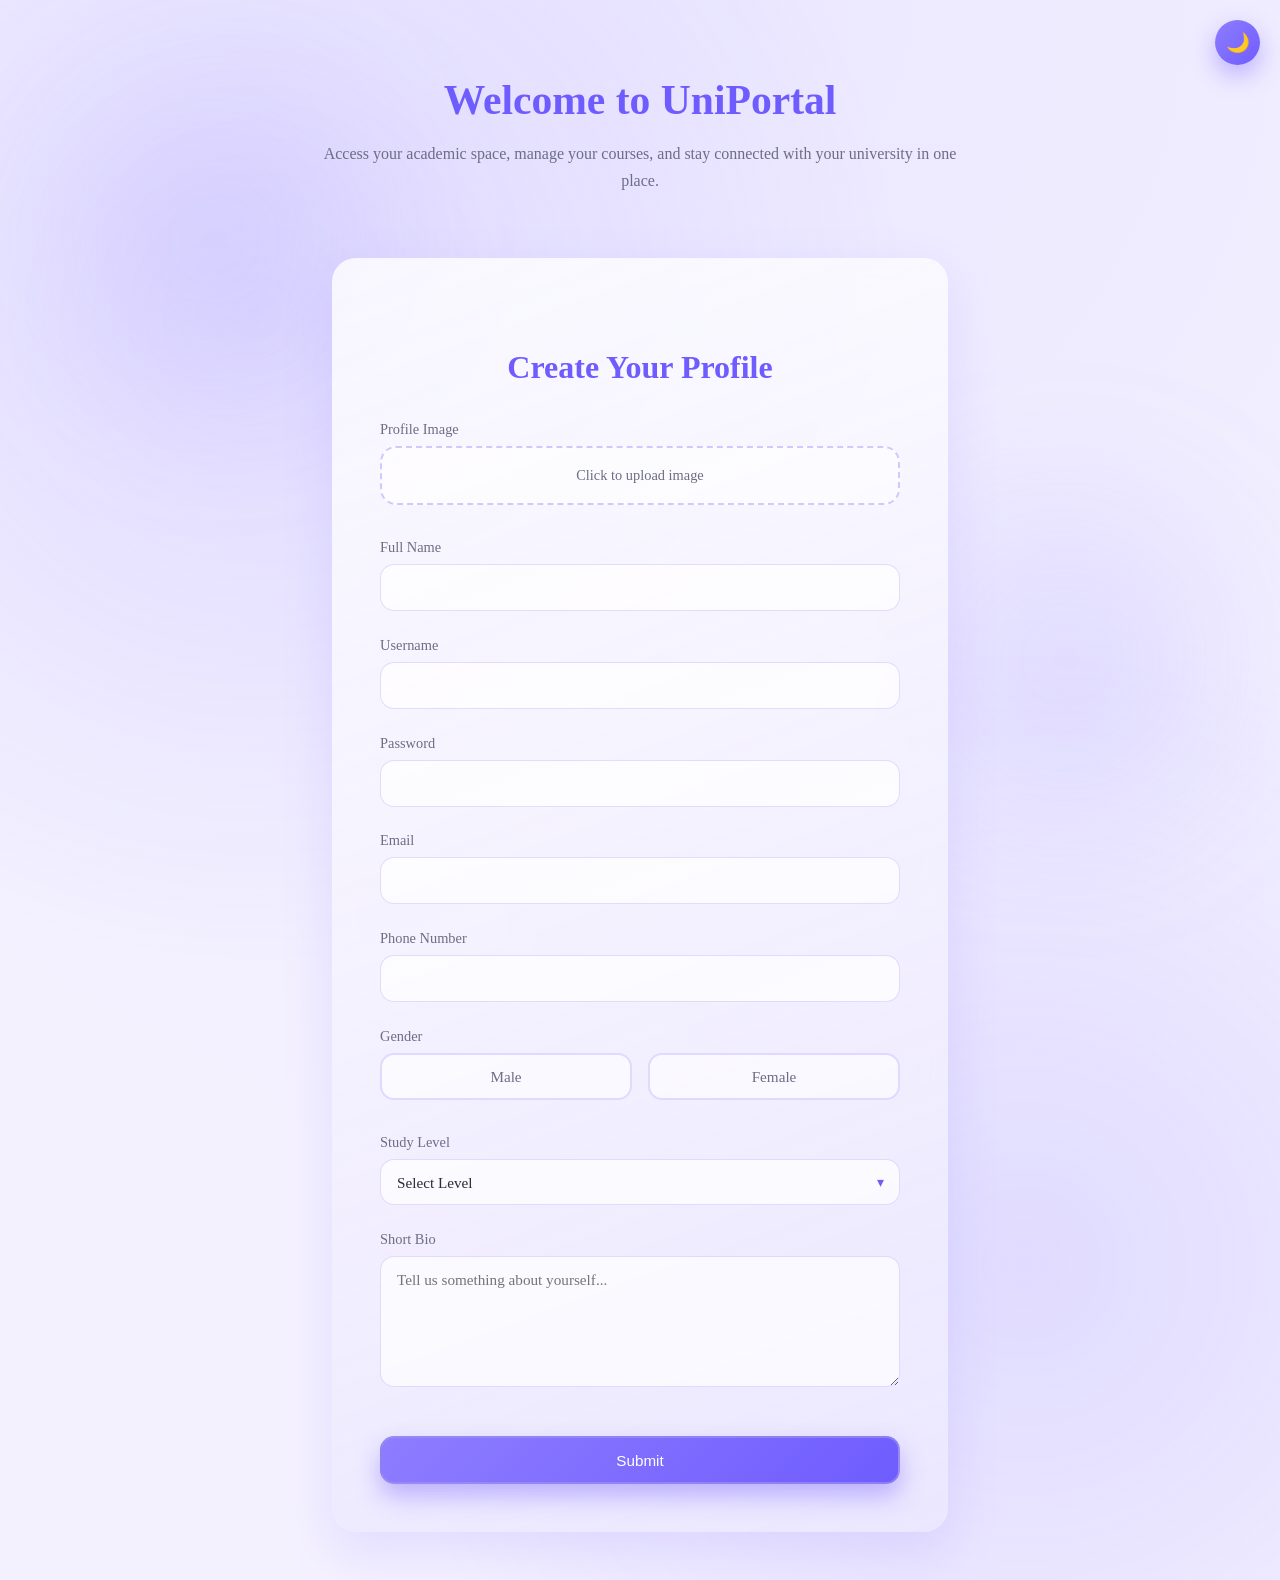
<file: index.html>
<!DOCTYPE html>
<html lang="en">
<head>
  <meta charset="UTF-8">
  <title>Forum</title>
  <meta name="viewport" content="width=device-width, initial-scale=1.0">
  <link rel="icon" type="image/png" href="profile.png">
  <link rel="stylesheet" href="style.css">
</head>
<body>
<button class="theme-toggle" onclick="toggleTheme()">🌙</button>
  <div class="auth-wrapper">
    <div class="auth-hero">
  <h1>Welcome to UniPortal</h1>
  <p>
    Access your academic space, manage your courses, 
    and stay connected with your university in one place.
  </p>
</div>
<div class="auth-card">

    

   <form id="mainForm" novalidate>
  <h2>Create Your Profile</h2>

  <div class="form-message" id="formMessage"></div>

  <!-- Image -->
  <div class="input-group">
  <label for="profileImage">Profile Image</label>

  <div class="image-upload">
    <input type="file" id="profileImage" accept="image/*" required hidden>
    <label for="profileImage" class="upload-box">
      <span id="uploadText">Click to upload image</span>
    </label>
  </div>
</div>

  <!-- Name -->
  <div class="input-group">
    <label for="fullname">Full Name</label>
    <input type="text" id="fullname" required>
  </div>

  <!-- Username -->
  <div class="input-group">
    <label for="username">Username</label>
    <input type="text" id="username" required>
  </div>

  <!-- Password -->
  <div class="input-group">
    <label for="password">Password</label>
    <input type="password" id="password" minlength="6" required>
  </div>

  <!-- Email -->
  <div class="input-group">
    <label for="email">Email</label>
    <input type="email" id="email" required>
  </div>

  <!-- Phone -->
  <div class="input-group">
    <label for="phone">Phone Number</label>
    <input type="tel" id="phone" required>
  </div>

  <!-- Radio -->
  <div class="input-group">
  <label>Gender</label>

  <div class="gender-options">
    <label class="gender-card">
      <input type="radio" name="gender" value="Male" required>
      <span>Male</span>
    </label>

    <label class="gender-card">
      <input type="radio" name="gender" value="Female">
      <span>Female</span>
    </label>
  </div>
</div>

  <!-- Select -->
  <div class="input-group">
  <label for="level">Study Level</label>
  <div class="select-wrapper">
    <select id="level" required>
      <option value="">Select Level</option>
      <option>License</option>
      <option>Master</option>
      <option>PhD</option>
    </select>
  </div>
</div>

  <!-- Extra Creative Input -->
  <div class="input-group">
    <label for="bio">Short Bio</label>
    <textarea id="bio" rows="3" placeholder="Tell us something about yourself..."></textarea>
  </div>

  <button type="submit" class="auth-btn">Submit</button>
</form>

    </div>
  </div>

<script>
  window.addEventListener("DOMContentLoaded", () => {
  const savedTheme = localStorage.getItem("theme");
  const button = document.querySelector(".theme-toggle");

  if (savedTheme === "dark") {
    document.body.classList.add("dark");
    button.textContent = "☀";
  } else {
    button.textContent = "🌙";
  }
});
const form = document.getElementById("mainForm");

/* ================= HELPERS ================= */

function showMessage(message, type) {
  const box = document.getElementById("formMessage");
  box.textContent = message;
  box.className = `form-message ${type}`;
  box.style.display = "block";
}

function hideMessage() {
  const box = document.getElementById("formMessage");
  box.textContent = "";
  box.style.display = "none";
  box.className = "form-message";
}

function clearInputErrors() {
  form.querySelectorAll("input, select, textarea").forEach(input => {
    input.classList.remove("input-error");
  });
}

function isValidEmail(email) {
  const emailRegex = /^[^\s@]+@[^\s@]+\.[^\s@]+$/;
  return emailRegex.test(email);
}

/* Hide message when typing again */
form.querySelectorAll("input, select, textarea").forEach(input => {
  input.addEventListener("input", () => {
    hideMessage();
  });
});

/* ================= FORM SUBMIT ================= */

form.addEventListener("submit", function(e) {
  e.preventDefault();

  clearInputErrors();
  hideMessage();

  const imageInput = document.getElementById("profileImage");
  const fullname = document.getElementById("fullname");
  const username = document.getElementById("username");
  const password = document.getElementById("password");
  const email = document.getElementById("email");
  const phone = document.getElementById("phone");
  const gender = document.querySelector('input[name="gender"]:checked');
  const level = document.getElementById("level");
  const bio = document.getElementById("bio");

  let hasError = false;

  /* IMAGE */
  if (!imageInput.files.length) {
    showMessage("Please upload a profile image.", "error");
    imageInput.classList.add("input-error");
    hasError = true;
  }

  /* TEXT FIELDS */
  if (!fullname.value.trim()) {
    fullname.classList.add("input-error");
    hasError = true;
  }

  if (!username.value.trim()) {
    username.classList.add("input-error");
    hasError = true;
  }

  if (!password.value.trim() || password.value.length < 6) {
    password.classList.add("input-error");
    hasError = true;
  }

  if (!email.value.trim() || !isValidEmail(email.value.trim())) {
    email.classList.add("input-error");
    hasError = true;
  }

  if (!phone.value.trim()) {
    phone.classList.add("input-error");
    hasError = true;
  }

  if (!gender) {
    showMessage("Please select your gender.", "error");
    hasError = true;
  }

  if (!level.value.trim()) {
    level.classList.add("input-error");
    hasError = true;
  }


  if (hasError) {
    showMessage("Please complete all required fields correctly.", "error");
    return;
  }

  /* ================= IF VALID ================= */

  const reader = new FileReader();

  reader.onload = function() {
    const data = {
      image: reader.result,
      fullname: fullname.value,
      username: username.value,
      password: password.value,
      email: email.value,
      phone: phone.value,
      gender: gender.value,
      level: level.value,
      bio: bio.value
    };

    localStorage.setItem("formData", JSON.stringify(data));

    showMessage("🎉 Form submitted successfully!", "success");

    setTimeout(() => {
      window.location.href = "success.html";
    }, 1000);
  };

  reader.readAsDataURL(imageInput.files[0]);
});
const imageInput = document.getElementById("profileImage");
const uploadText = document.getElementById("uploadText");
const uploadBox = document.querySelector(".upload-box");

imageInput.addEventListener("change", function(){
  if (this.files.length > 0) {
    uploadText.textContent = this.files[0].name;
    uploadBox.classList.add("image-selected");
  }
});

function toggleTheme() {
  const body = document.body;
  const button = document.querySelector(".theme-toggle");

  body.classList.toggle("dark");

  if (body.classList.contains("dark")) {
    localStorage.setItem("theme", "dark");
    button.textContent = "☀";
  } else {
    localStorage.setItem("theme", "light");
    button.textContent = "🌙";
  }
}
</script>
</body>
</html>
</file>
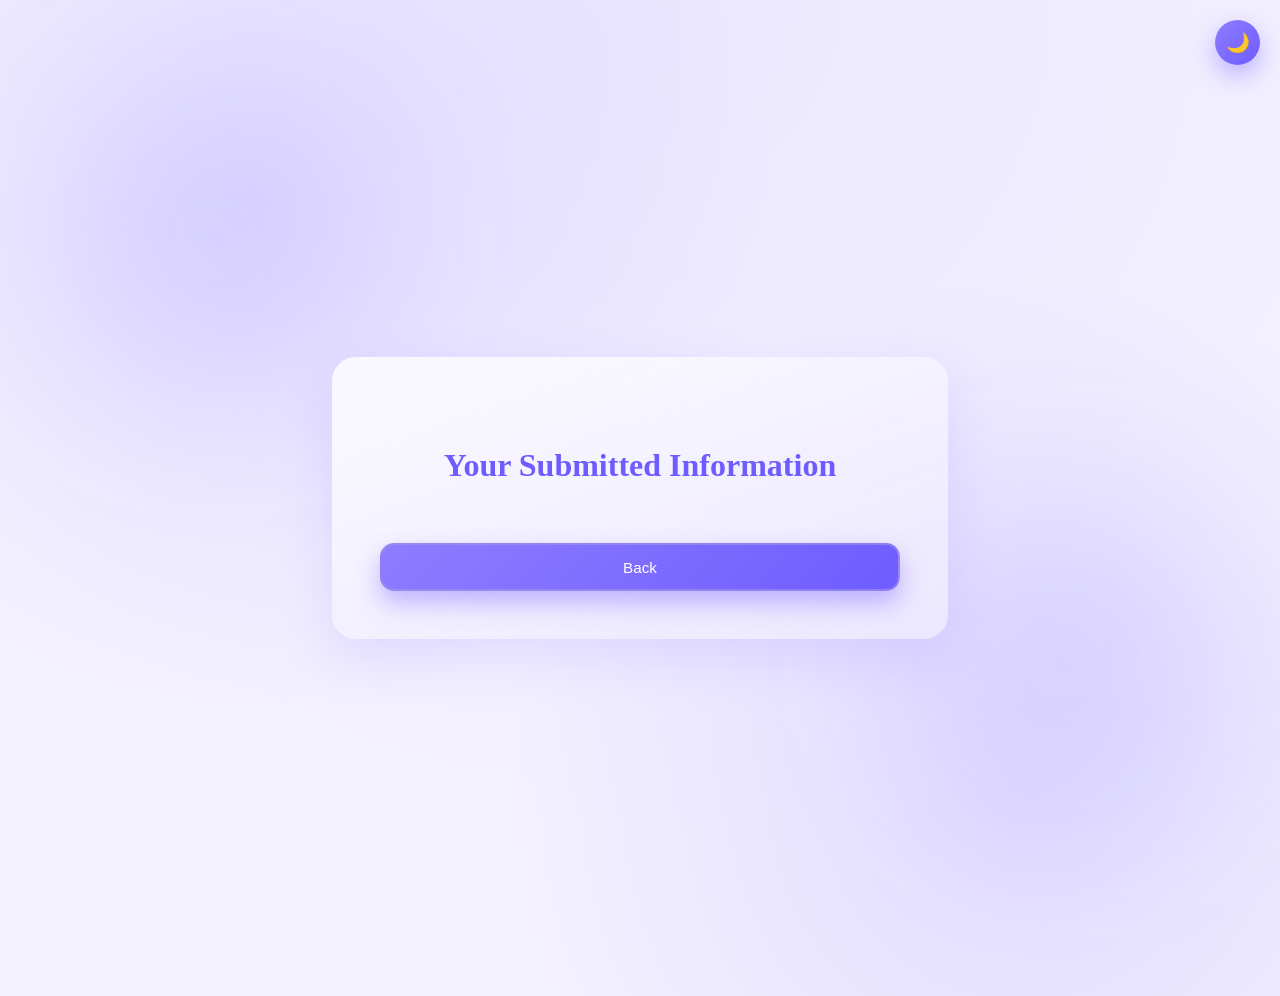
<file: success.html>
<!DOCTYPE html>
<html>
<head>
  <title>Profile Summary</title>
  <meta name="viewport" content="width=device-width, initial-scale=1.0">
  <link rel="stylesheet" href="style.css">
  <link rel="icon" type="image/png" href="profile.png">
</head>
<body>
<button class="theme-toggle" onclick="toggleTheme()">🌙</button>
<div class="auth-wrapper">
  <div class="auth-card">
    <h2>Your Submitted Information</h2>

    <div id="output"></div>

    <button class="auth-btn" onclick="goBack()">Back</button>
  </div>
</div>

<script>
  window.addEventListener("DOMContentLoaded", () => {
  const savedTheme = localStorage.getItem("theme");
  const button = document.querySelector(".theme-toggle");

  if (savedTheme === "dark") {
    document.body.classList.add("dark");
    button.textContent = "☀";
  } else {
    button.textContent = "🌙";
  }
});
const data = JSON.parse(localStorage.getItem("formData"));
const output = document.getElementById("output");

if(data){
  output.innerHTML = `
  <div class="profile-summary">

    <div class="profile-header">
      <img src="${data.image}" class="profile-img">
      <h3>${data.fullname}</h3>
      <p class="username">@${data.username}</p>
    </div>

    <div class="profile-info">
      <div class="info-row">
        <span>Email</span>
        <strong>${data.email}</strong>
      </div>

      <div class="info-row">
        <span>Phone</span>
        <strong>${data.phone}</strong>
      </div>

      <div class="info-row">
        <span>Gender</span>
        <strong>${data.gender}</strong>
      </div>

      <div class="info-row">
        <span>Study Level</span>
        <strong>${data.level}</strong>
      </div>

      <div class="info-row">
        <span>Password</span>
        <strong>••••••••</strong>
      </div>

      <div class="bio-box">
        <span>Bio</span>
        <p>${data.bio}</p>
      </div>

    </div>
  </div>
`;
}

function goBack(){
  window.location.href = "index.html";
}
function toggleTheme() {
  const body = document.body;
  const button = document.querySelector(".theme-toggle");

  body.classList.toggle("dark");

  if (body.classList.contains("dark")) {
    localStorage.setItem("theme", "dark");
    button.textContent = "☀";
  } else {
    localStorage.setItem("theme", "light");
    button.textContent = "🌙";
  }
}
</script>

</body>
</html>
</file>
<file: style.css>
/* ================= AUTH LAYOUT ================= */


:root {
  --primary: #8e7dff;
  --primary-dark: #6f5cff;
  --bg-main: #f4f1ff;
  --bg-secondary: #ebe7ff;
  --text-main: #2b2b3a;
  --text-soft: #6d6d85;
}

* Remove default browser spacing */
* {
  margin: 0;
  padding: 0;
  box-sizing: border-box;
}

html, body {
  height: 100%;
}

body {
  margin: 0;
}

.auth-wrapper {
  min-height: 100vh;
  display: flex;
  justify-content: center;
  align-items: center;
  padding: 2rem;

  /* same background vibe as body */
  background: radial-gradient(circle at top, var(--bg-secondary), var(--bg-main) 70%);
}

/* ================= CARD ================= */

.auth-card {
  width: 100%;
  max-width: 520px;

  padding: 4rem 3rem 3rem;
  border-radius: 24px;

  background: linear-gradient(160deg, #ffffffcc, var(--bg-secondary));
  backdrop-filter: blur(12px);

  box-shadow: 0 20px 50px rgba(142,125,255,0.18);

  transition: all 0.4s cubic-bezier(.2,.8,.2,1);
  animation: fadeUp 0.8s ease forwards;
}

.auth-card:hover {
  transform: translateY(-8px) scale(1.02);
  box-shadow: 0 30px 60px rgba(142,125,255,0.25);
}



/* ================= TITLE ================= */

.auth-card h2 {
  text-align: center;
  font-size: 2rem;
  font-weight: 600;
  margin-bottom: 2.2rem;
  color: var(--primary-dark);
}

/* ================= INPUT GROUP ================= */

.input-group {
  margin-bottom: 1.6rem;
  display: flex;
  flex-direction: column;
}

.input-group label {
  font-size: 0.9rem;
  margin-bottom: 0.5rem;
  color: var(--text-soft);
  font-weight: 500;
}

.input-group input {
  padding: 0.85rem 1rem;
  border-radius: 14px;

  border: 1px solid rgba(142,125,255,0.25);
  background: rgba(255,255,255,0.7);

  font-family: inherit;
  font-size: 0.95rem;

  transition: all 0.3s ease;
}

.input-group input:focus {
  outline: none;
  border-color: var(--primary);
  box-shadow: 0 0 0 4px rgba(142,125,255,0.15);
  background: white;
}

/* ================= BUTTON ================= */

.auth-btn {
  margin-top: 1.5rem;
  width: 100%;
  padding: 0.85rem 1.4rem;

  border-radius: 14px;
  border: 2px solid rgba(161, 148, 234, 0.6);

  font-size: 0.95rem;
  font-weight: 500;
  color: white;

  background: linear-gradient(135deg, var(--primary), var(--primary-dark));

  box-shadow: 0 12px 25px rgba(91, 65, 255, 0.35);

  cursor: pointer;
  transition: all 0.35s cubic-bezier(.2,.8,.2,1);
}

.auth-btn:hover {
  transform: translateY(-3px);
  box-shadow: 0 18px 35px rgba(91, 65, 255, 0.45);
}

.auth-btn:active {
  transform: translateY(1px);
  box-shadow: 0 6px 15px rgba(91, 65, 255, 0.25);
}

/* ================= TOGGLE ================= */

.auth-toggle {
  position: absolute;
  top: -20px;
  left: 50%;
  transform: translateX(-50%);

  display: flex;
  gap: 0.5rem;

  padding: 0.4rem;
  border-radius: 50px;

  background: linear-gradient(160deg, #ffffffcc, var(--bg-secondary));
  backdrop-filter: blur(10px);

  box-shadow: 0 10px 25px rgba(142,125,255,0.25);
}

.toggle-btn {
  padding: 0.5rem 1.4rem;
  border-radius: 30px;
  border: none;
  background: transparent;

  font-weight: 500;
  font-size: 0.9rem;

  color: var(--text-soft);
  cursor: pointer;

  transition: all 0.3s ease;
}

.toggle-btn.active {
  background: linear-gradient(135deg, var(--primary), var(--primary-dark));
  color: white;
  box-shadow: 0 8px 18px rgba(91,65,255,0.35);
}

.toggle-btn:hover:not(.active) {
  color: var(--primary-dark);
}

/* ================= UTILITIES ================= */
.hidden {
  display: none;
}
form {
  transition: opacity 0.3s ease;
}

.hidden {
  opacity: 0;
  pointer-events: none;
  height: 0;
  overflow: hidden;
}
/* ================= RESPONSIVE ================= */

@media (max-width: 768px) {
  .auth-card {
    padding: 2.5rem 2rem;
  }
}

@media (max-width: 480px) {
  .auth-card {
    border-radius: 20px;
    padding: 2rem 1.5rem;
  }

  .auth-card h2 {
    font-size: 1.7rem;
  }
}

/* ================= AUTH BACKGROUND ================= */

.auth-wrapper {
  min-height: 100vh;
  display: flex;
  flex-direction: column;
  justify-content: center;
  align-items: center;
  gap: 3rem;
  padding: 3rem 2rem;

  background: radial-gradient(circle at 20% 20%, rgba(142,125,255,0.15), transparent 40%),
              radial-gradient(circle at 80% 80%, rgba(111,92,255,0.15), transparent 40%),
              radial-gradient(circle at top, var(--bg-secondary), var(--bg-main) 70%);
}

/* Floating soft glow blobs */
.auth-wrapper::before,
.auth-wrapper::after {
  content: "";
  position: absolute;
  width: 300px;
  height: 300px;
  border-radius: 50%;
  background: rgba(142,125,255,0.15);
  filter: blur(80px);
  z-index: 0;
}

.auth-wrapper::before {
  top: 10%;
  left: 5%;
}

.auth-wrapper::after {
  bottom: 10%;
  right: 5%;
}

/* Make sure content stays above blobs */
.auth-hero,
.auth-card {
  position: relative;
  z-index: 1;
}

/* ================= HERO TEXT ================= */

.auth-hero {
  text-align: center;
  max-width: 650px;
  animation: fadeUp 0.8s ease forwards;
}

.auth-hero h1 {
  font-size: 2.6rem;
  font-weight: 600;
  color: var(--primary-dark);
  margin-bottom: 1rem;
}

.auth-hero h1 span {
  color: var(--primary);
}

.auth-hero p {
  font-size: 1rem;
  color: var(--text-soft);
  line-height: 1.7;
}

/* ================= FORM MESSAGES ================= */

.form-message {
  margin-bottom: 1rem;
  padding: 0.8rem 1rem;
  border-radius: 10px;
  font-size: 0.9rem;
  display: none;
}

.form-message.error {
  background: #ffe5e5;
  color: #d63031;
  border: 1px solid #ffb3b3;
}

.input-error {
  border-color: #d63031 !important;
  box-shadow: 0 0 0 3px rgba(214,48,49,0.15) !important;
}


.form-message.success {
  background: #e6f9f0;
  color: #00b894;
  border: 1px solid #b2f2d7;
}

/* ================= DATE INPUT ================= */

input[type="date"] {
  padding: 0.85rem 1rem;
  border-radius: 14px;
  border: 1px solid rgba(142,125,255,0.25);
  background: rgba(255,255,255,0.7);
  font-family: inherit;
  transition: all 0.3s ease;
}

input[type="date"]:focus {
  outline: none;
  border-color: var(--primary);
  box-shadow: 0 0 0 4px rgba(142,125,255,0.15);
}

/* ================= HOBBIES ================= */

.hobby-options {
  display: flex;
  gap: 1rem;
  flex-wrap: wrap;
  margin-top: 0.5rem;
}

.hobby-btn {
  padding: 0.6rem 1.4rem;
  border-radius: 30px;

  border: 2px solid var(--primary);
  background: transparent;

  color: var(--primary-dark);
  font-weight: 500;
  cursor: pointer;

  transition: all 0.3s ease;
}

.hobby-btn.active {
  background: linear-gradient(135deg, var(--primary), var(--primary-dark));
  color: white;
  box-shadow: 0 8px 18px rgba(91,65,255,0.35);
}

.hobby-btn:hover {
  transform: translateY(-2px);
}

/* ================= IMAGE UPLOAD ================= */

.image-upload {
  position: relative;
}

.upload-box {
  display: flex;
  align-items: center;
  justify-content: center;

  padding: 1.2rem;
  border-radius: 16px;

  border: 2px dashed rgba(142,125,255,0.4);
  background: rgba(255,255,255,0.6);

  color: var(--text-soft);
  font-size: 0.95rem;
  cursor: pointer;

  transition: all 0.3s ease;
}

.upload-box:hover {
  border-color: var(--primary);
  background: white;
  box-shadow: 0 0 0 4px rgba(142,125,255,0.1);
}

.upload-box.image-selected {
  border-style: solid;
  border-color: var(--primary);
  color: var(--primary-dark);
  font-weight: 500;
}

/* ================= CUSTOM SELECT ================= */

.select-wrapper {
  position: relative;
}

.select-wrapper select {
  width: 100%;
  padding: 0.85rem 1rem;
  border-radius: 14px;

  border: 1px solid rgba(142,125,255,0.25);
  background: rgba(255,255,255,0.7);

  font-family: inherit;
  font-size: 0.95rem;
  color: var(--text-main);

  appearance: none;
  cursor: pointer;

  transition: all 0.3s ease;
}

.select-wrapper select:focus {
  outline: none;
  border-color: var(--primary);
  box-shadow: 0 0 0 4px rgba(142,125,255,0.15);
  background: white;
}

/* Custom arrow */
.select-wrapper::after {
  content: "▾";
  position: absolute;
  right: 1rem;
  top: 50%;
  transform: translateY(-50%);
  pointer-events: none;
  color: var(--primary-dark);
  font-size: 0.9rem;
}

/* ================= GENDER CARDS ================= */

.gender-options {
  display: flex;
  gap: 1rem;
  flex-wrap: wrap;
}

.gender-card {
  flex: 1;
  text-align: center;
  padding: 0.8rem 1rem;

  border-radius: 14px;
  border: 2px solid rgba(142,125,255,0.25);
  background: rgba(255,255,255,0.6);

  cursor: pointer;
  transition: all 0.3s ease;
}

/* Hide default radio */
.gender-card input {
  display: none;
}

.gender-card span {
  font-size: 0.95rem;
  font-weight: 500;
  color: var(--text-soft);
  transition: all 0.3s ease;
}

/* Hover effect */
.gender-card:hover {
  border-color: var(--primary);
  background: white;
}

/* Selected state */
.gender-card input:checked + span {
  color: white;
}

.gender-card input:checked + span {
  font-weight: 600;
}

/* Apply background when selected */
.gender-card:has(input:checked) {
  background: linear-gradient(135deg, var(--primary), var(--primary-dark));
  border-color: var(--primary);
  box-shadow: 0 8px 18px rgba(91,65,255,0.35);
}

/* ================= BIO TEXTAREA ================= */

textarea {
  padding: 0.9rem 1rem;
  border-radius: 14px;

  border: 1px solid rgba(142,125,255,0.25);
  background: rgba(255,255,255,0.7);

  font-family: inherit;
  font-size: 0.95rem;
  color: var(--text-main);

  resize: vertical;
  min-height: 100px;

  transition: all 0.3s ease;
}

textarea:focus {
  outline: none;
  border-color: var(--primary);
  box-shadow: 0 0 0 4px rgba(142,125,255,0.15);
  background: white;
}

/* ================= PROFILE SUMMARY ================= */

.profile-summary {
  margin-top: 1rem;
  animation: fadeUp 0.6s ease forwards;
}

.profile-header {
  text-align: center;
  margin-bottom: 2rem;
}

.profile-img {
  width: 140px;
  height: 140px;
  object-fit: cover;
  border-radius: 50%;
  border: 4px solid var(--primary);
  box-shadow: 0 10px 30px rgba(142,125,255,0.35);
  margin-bottom: 1rem;
}

.profile-header h3 {
  font-size: 1.4rem;
  color: var(--primary-dark);
  margin-bottom: 0.3rem;
}

.username {
  color: var(--text-soft);
  font-size: 0.9rem;
}

/* Info section */

.profile-info {
  display: flex;
  flex-direction: column;
  gap: 1rem;
}

.info-row {
  display: flex;
  justify-content: space-between;
  align-items: center;

  padding: 0.8rem 1rem;
  border-radius: 12px;

  background: rgba(255,255,255,0.6);
  border: 1px solid rgba(142,125,255,0.2);

  transition: all 0.3s ease;
}

.info-row:hover {
  background: white;
  box-shadow: 0 4px 15px rgba(142,125,255,0.15);
}

.info-row span {
  font-size: 0.85rem;
  color: var(--text-soft);
}

.info-row strong {
  font-size: 0.9rem;
  color: var(--text-main);
}

/* Bio box */

.bio-box {
  padding: 1rem;
  border-radius: 14px;

  background: rgba(255,255,255,0.7);
  border: 1px solid rgba(142,125,255,0.25);
}

.bio-box span {
  display: block;
  font-size: 0.85rem;
  color: var(--text-soft);
  margin-bottom: 0.5rem;
}

.bio-box p {
  font-size: 0.9rem;
  color: var(--text-main);
  line-height: 1.5;
}


/* ================= THEME TOGGLE ================= */

.theme-toggle {
  position: fixed;
  top: 20px;
  right: 20px;

  width: 45px;
  height: 45px;
  border-radius: 50%;
  border: none;

  font-size: 1.2rem;
  cursor: pointer;

  background: linear-gradient(135deg, var(--primary), var(--primary-dark));
  color: white;

  box-shadow: 0 10px 25px rgba(91,65,255,0.35);
  transition: 0.3s ease;
}

.theme-toggle:hover {
  transform: scale(1.1);
}

/* DARK MODE */

body.dark {
  --bg-main: #1c1c2e;
  --bg-secondary: #2b2b45;
  --text-main: #000000;
  --text-soft: #7272db;
}



.auth-wrapper::before {
  animation: float 6s ease-in-out infinite alternate;
}

.auth-wrapper::after {
  animation: float 8s ease-in-out infinite alternate;
}

@keyframes float {
  from { transform: translateY(0px); }
  to { transform: translateY(-30px); }
}
</file>
